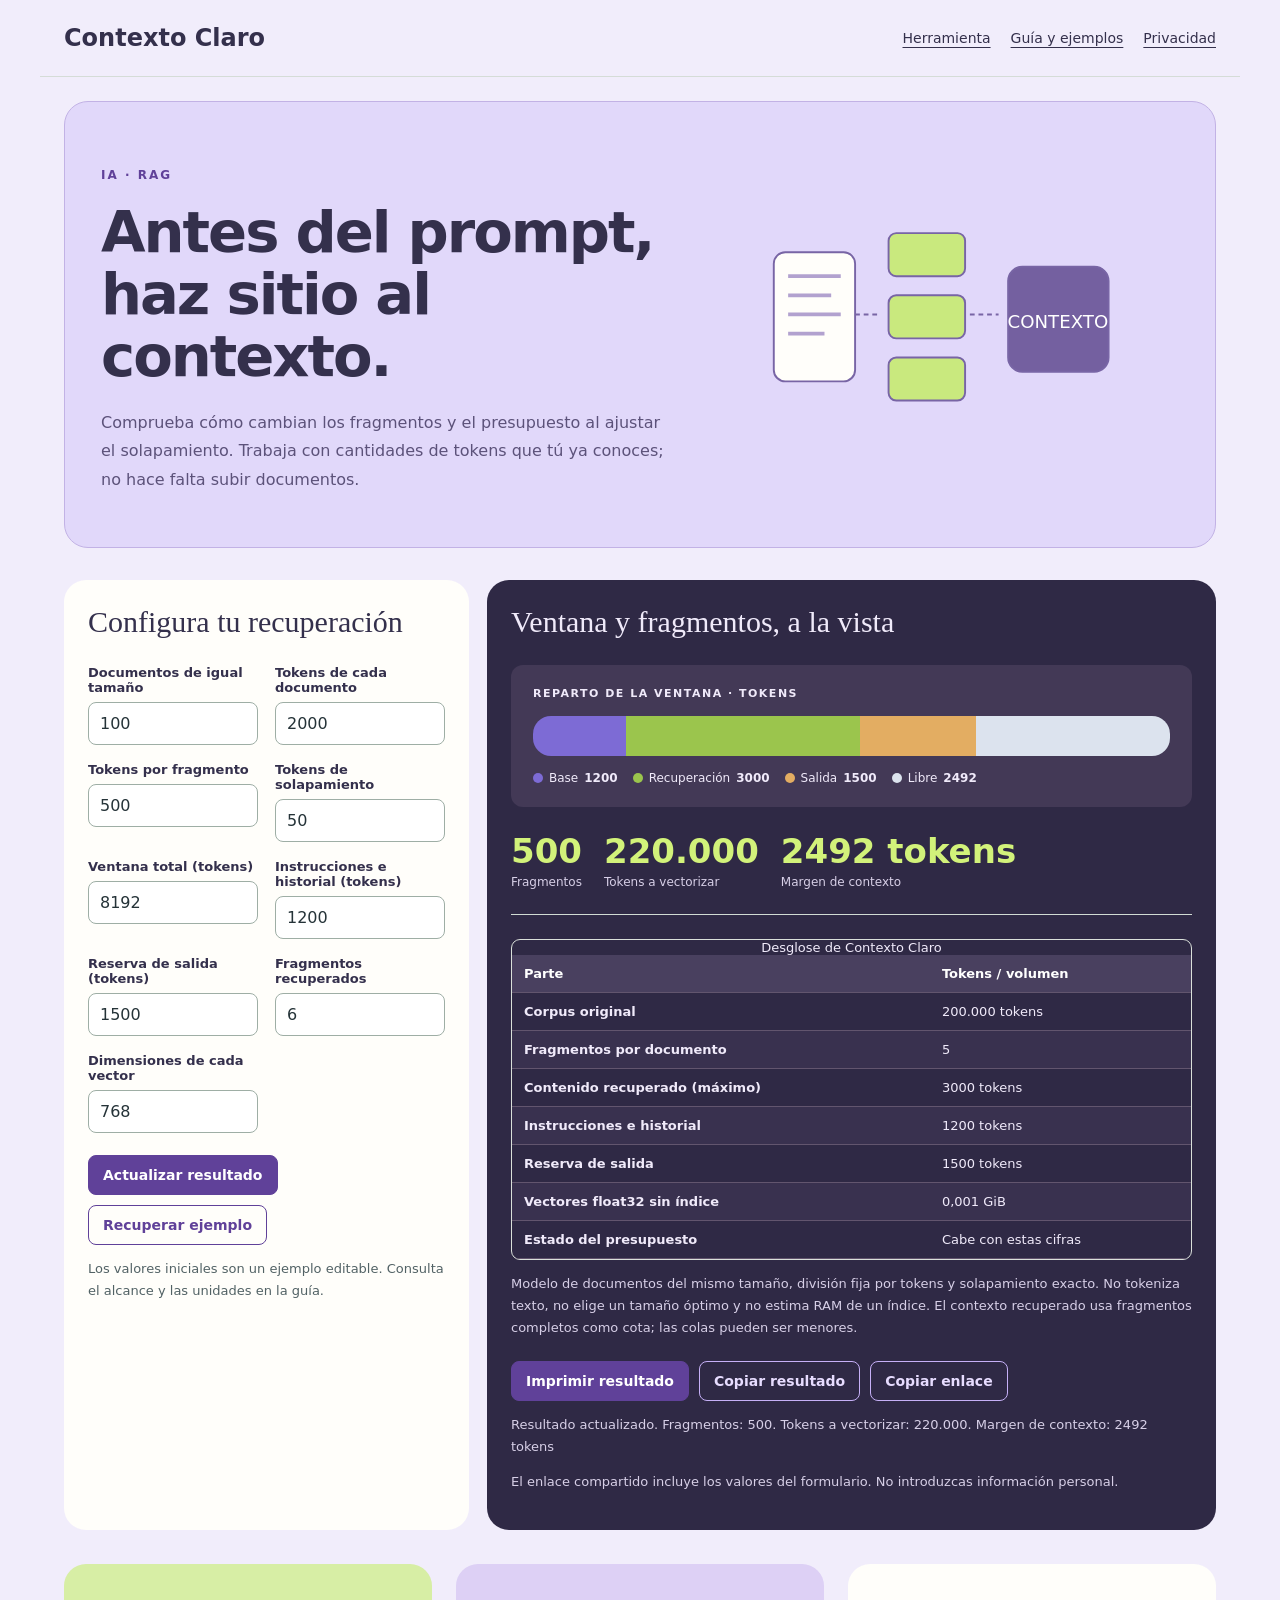
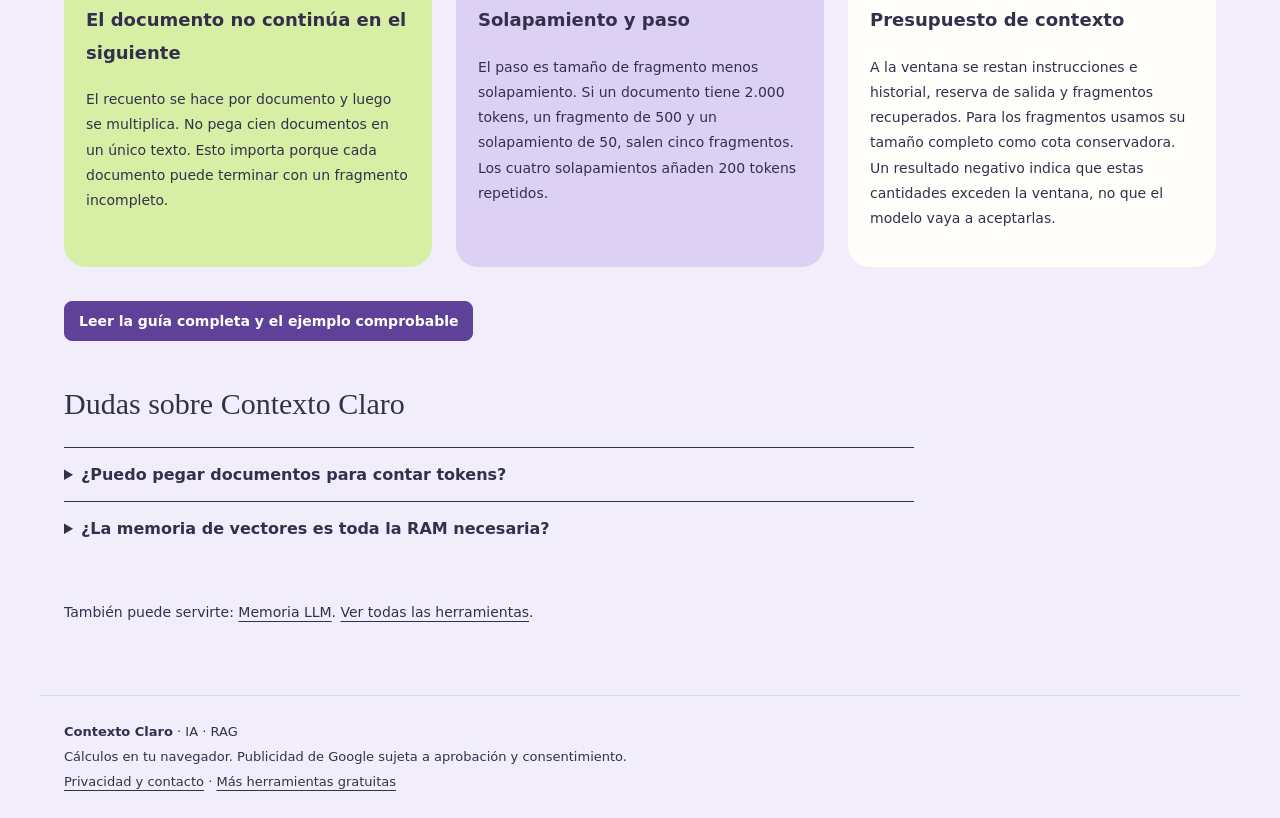
<file: index.html>
<!doctype html><html lang="es"><head><meta charset="utf-8"><meta name="viewport" content="width=device-width,initial-scale=1"><meta name="theme-color" content="#604199"><title>Calculadora RAG de fragmentos, solapamiento y contexto | Contexto Claro</title><meta name="description" content="Desglosa fragmentos RAG, tokens repetidos, vectores brutos y presupuesto de contexto. Parámetros explícitos, sin enviar documentos ni llamar a una IA."><link rel="canonical" href="https://ilga25.github.io/contexto-claro/"><link rel="icon" href="favicon.svg?v=20261021-identidad2" type="image/svg+xml"><link rel="stylesheet" href="style.css?v=20261021-identidad2"><style>:root{--accent:#604199}</style><script async src="https://pagead2.googlesyndication.com/pagead/js/adsbygoogle.js?client=ca-pub-2632653491273997" crossorigin="anonymous"></script><script src="privacy-options.js?v=20261021-identidad2" defer></script><script src="math.js?v=20261021-identidad2" defer></script><script src="app.js?v=20261021-identidad2" defer></script><script id="tool-config" type="application/json">{"slug": "contexto-claro", "name": "Contexto Claro", "kind": "rag", "category": "IA · RAG", "color": "#604199", "title": "Calculadora RAG de fragmentos, solapamiento y contexto", "description": "Desglosa fragmentos RAG, tokens repetidos, vectores brutos y presupuesto de contexto. Parámetros explícitos, sin enviar documentos ni llamar a una IA.", "hero": "Antes del prompt, haz sitio al contexto.", "intro": "Comprueba cómo cambian los fragmentos y el presupuesto al ajustar el solapamiento. Trabaja con cantidades de tokens que tú ya conoces; no hace falta subir documentos.", "fields": [["documents", "Documentos de igual tamaño", 100, 1, 1000000, 1], ["tokens", "Tokens de cada documento", 2000, 1, 10000000, 1], ["chunk", "Tokens por fragmento", 500, 1, 100000, 1], ["overlap", "Tokens de solapamiento", 50, 0, 99999, 1], ["window", "Ventana total (tokens)", 8192, 1, 10000000, 1], ["fixed", "Instrucciones e historial (tokens)", 1200, 0, 10000000, 1], ["output", "Reserva de salida (tokens)", 1500, 0, 10000000, 1], ["topk", "Fragmentos recuperados", 6, 0, 10000, 1], ["dim", "Dimensiones de cada vector", 768, 1, 65536, 1]], "guide": [["El documento no continúa en el siguiente", "El recuento se hace por documento y luego se multiplica. No pega cien documentos en un único texto. Esto importa porque cada documento puede terminar con un fragmento incompleto."], ["Solapamiento y paso", "El paso es tamaño de fragmento menos solapamiento. Si un documento tiene 2.000 tokens, un fragmento de 500 y un solapamiento de 50, salen cinco fragmentos. Los cuatro solapamientos añaden 200 tokens repetidos."], ["Presupuesto de contexto", "A la ventana se restan instrucciones e historial, reserva de salida y fragmentos recuperados. Para los fragmentos usamos su tamaño completo como cota conservadora. Un resultado negativo indica que estas cantidades exceden la ventana, no que el modelo vaya a aceptarlas."], ["Vectores no equivalen a memoria del servicio", "El volumen mostrado multiplica número de fragmentos, dimensión y cuatro bytes por componente float32. No incluye el índice, metadatos, copias, compresión, cachés o memoria del motor de búsqueda. Tampoco calcula costes."], ["Tokens reales, no palabras aproximadas", "Utiliza el recuento del tokenizador y modelo de tu sistema. No existe una equivalencia universal entre palabras y tokens. El cálculo no propone un tamaño óptimo ni comprueba la calidad de recuperación."], ["Ejemplo comprobable", "Cien documentos de 2.000 tokens con fragmentos de 500 y solapamiento de 50 generan 500 fragmentos y 220.000 tokens para vectorizar. Con top-k 6, el contenido recuperado reserva como máximo 3.000 tokens."]]}</script><script type="application/ld+json">{"@context": "https://schema.org", "@type": "WebApplication", "name": "Contexto Claro", "url": "https://ilga25.github.io/contexto-claro/", "description": "Desglosa fragmentos RAG, tokens repetidos, vectores brutos y presupuesto de contexto. Parámetros explícitos, sin enviar documentos ni llamar a una IA.", "inLanguage": "es", "operatingSystem": "Any", "applicationCategory": "UtilitiesApplication", "offers": {"@type": "Offer", "price": "0", "priceCurrency": "EUR"}}</script><meta property="og:type" content="website"><meta property="og:locale" content="es_ES"><meta property="og:url" content="https://ilga25.github.io/contexto-claro/"><meta property="og:title" content="Calculadora RAG de fragmentos, solapamiento y contexto | Contexto Claro"><meta name="twitter:card" content="summary"><meta property="og:description" content="Desglosa fragmentos RAG, tokens repetidos, vectores brutos y presupuesto de contexto. Parámetros explícitos, sin enviar documentos ni llamar a una IA."></head><body class="theme-rag"><a href="#main" class="skip">Saltar al contenido</a><header><a href="./">Contexto Claro</a><nav aria-label="Principal"><a href="./">Herramienta</a><a href="guia.html">Guía y ejemplos</a><a href="privacidad.html">Privacidad</a></nav></header><main id="main"><section class="hero"><div class="hero-copy"><p class="eyebrow">IA · RAG</p><h1>Antes del prompt, haz sitio al contexto.</h1><p class="intro">Comprueba cómo cambian los fragmentos y el presupuesto al ajustar el solapamiento. Trabaja con cantidades de tokens que tú ya conoces; no hace falta subir documentos.</p></div><div class="brand-art" aria-hidden="true"><svg viewBox="0 0 400 230"><g stroke="#7865a5" stroke-width="2"><rect x="25" y="40" width="85" height="135" rx="12" fill="#fffefa"/><rect x="145" y="20" width="80" height="45" rx="8" fill="#c9e97e"/><rect x="145" y="85" width="80" height="45" rx="8" fill="#c9e97e"/><rect x="145" y="150" width="80" height="45" rx="8" fill="#c9e97e"/><rect x="270" y="55" width="105" height="110" rx="15" fill="#7460a0"/><path d="M110 105h25M230 105h30" stroke-dasharray="5 4"/></g><path d="M40 65h55M40 85h45M40 105h55M40 125h38" stroke="#b2a2cf" stroke-width="4"/><text x="322" y="119" fill="white" text-anchor="middle" font-size="19">CONTEXTO</text></svg></div></section><div class="workspace"><section class="panel inputs"><h2>Configura tu recuperación</h2><form id="form"><div class="fields"><label class="field">Documentos de igual tamaño<input id="documents" type="number" min="1" max="1000000" step="1" value="100" required></label><label class="field">Tokens de cada documento<input id="tokens" type="number" min="1" max="10000000" step="1" value="2000" required></label><label class="field">Tokens por fragmento<input id="chunk" type="number" min="1" max="100000" step="1" value="500" required></label><label class="field">Tokens de solapamiento<input id="overlap" type="number" min="0" max="99999" step="1" value="50" required></label><label class="field">Ventana total (tokens)<input id="window" type="number" min="1" max="10000000" step="1" value="8192" required></label><label class="field">Instrucciones e historial (tokens)<input id="fixed" type="number" min="0" max="10000000" step="1" value="1200" required></label><label class="field">Reserva de salida (tokens)<input id="output" type="number" min="0" max="10000000" step="1" value="1500" required></label><label class="field">Fragmentos recuperados<input id="topk" type="number" min="0" max="10000" step="1" value="6" required></label><label class="field">Dimensiones de cada vector<input id="dim" type="number" min="1" max="65536" step="1" value="768" required></label></div><div class="actions"><button type="submit">Actualizar resultado</button><button id="reset" class="secondary" type="button">Recuperar ejemplo</button></div></form><p class="small">Los valores iniciales son un ejemplo editable. Consulta el alcance y las unidades en la guía.</p></section><section class="panel output"><h2>Ventana y fragmentos, a la vista</h2><noscript>Activa JavaScript para utilizar la herramienta. La guía se puede consultar sin JavaScript.</noscript><p id="error" role="alert" hidden></p><div id="result"><div id="feature-viz"></div><div id="metrics" class="metrics"></div><div class="table-wrap"><table><caption>Desglose de Contexto Claro</caption><thead><tr id="head-row"></tr></thead><tbody id="body-rows"></tbody></table></div><p id="note" class="small"></p></div><div class="actions"><button id="print" type="button">Imprimir resultado</button><button id="copy" type="button" class="secondary">Copiar resultado</button><button id="share" type="button" class="secondary">Copiar enlace</button></div><p id="feedback" role="status" class="small"></p><textarea id="copy-field" aria-label="Contenido para copiar" readonly hidden></textarea><p id="status" role="status" class="small"></p><p class="small share-note">El enlace compartido incluye los valores del formulario. No introduzcas información personal.</p></section></div><section class="cards"><article><h3>El documento no continúa en el siguiente</h3><p>El recuento se hace por documento y luego se multiplica. No pega cien documentos en un único texto. Esto importa porque cada documento puede terminar con un fragmento incompleto.</p></article><article><h3>Solapamiento y paso</h3><p>El paso es tamaño de fragmento menos solapamiento. Si un documento tiene 2.000 tokens, un fragmento de 500 y un solapamiento de 50, salen cinco fragmentos. Los cuatro solapamientos añaden 200 tokens repetidos.</p></article><article><h3>Presupuesto de contexto</h3><p>A la ventana se restan instrucciones e historial, reserva de salida y fragmentos recuperados. Para los fragmentos usamos su tamaño completo como cota conservadora. Un resultado negativo indica que estas cantidades exceden la ventana, no que el modelo vaya a aceptarlas.</p></article></section><p class="guide-link"><a class="button" href="guia.html">Leer la guía completa y el ejemplo comprobable</a></p><!-- EXTRA IDENTIDAD --><section class="faq-custom"><h2>Dudas sobre Contexto Claro</h2><details><summary>¿Puedo pegar documentos para contar tokens?</summary><p>Esta herramienta utiliza cantidades numéricas, no tokeniza documentos. Usa el tokenizador correspondiente a tu modelo.</p></details><details><summary>¿La memoria de vectores es toda la RAM necesaria?</summary><p>No. Se muestra el almacenamiento bruto float32, sin índice, metadatos, motor ni réplicas.</p></details></section><p class="related-tool">También puede servirte: <a href="https://ilga25.github.io/memoria-llm/">Memoria LLM</a>. <a href="https://ilga25.github.io/herramientas.html">Ver todas las herramientas</a>.</p><!-- FIN EXTRA IDENTIDAD --></main><footer><strong>Contexto Claro</strong> · IA · RAG<br>Cálculos en tu navegador. Publicidad de Google sujeta a aprobación y consentimiento.<br><a href="privacidad.html">Privacidad y contacto</a> · <a href="https://ilga25.github.io/herramientas.html">Más herramientas gratuitas</a><div><button type="button" id="privacy-options" class="secondary" hidden>Opciones de privacidad</button></div></footer></body></html>
</file>
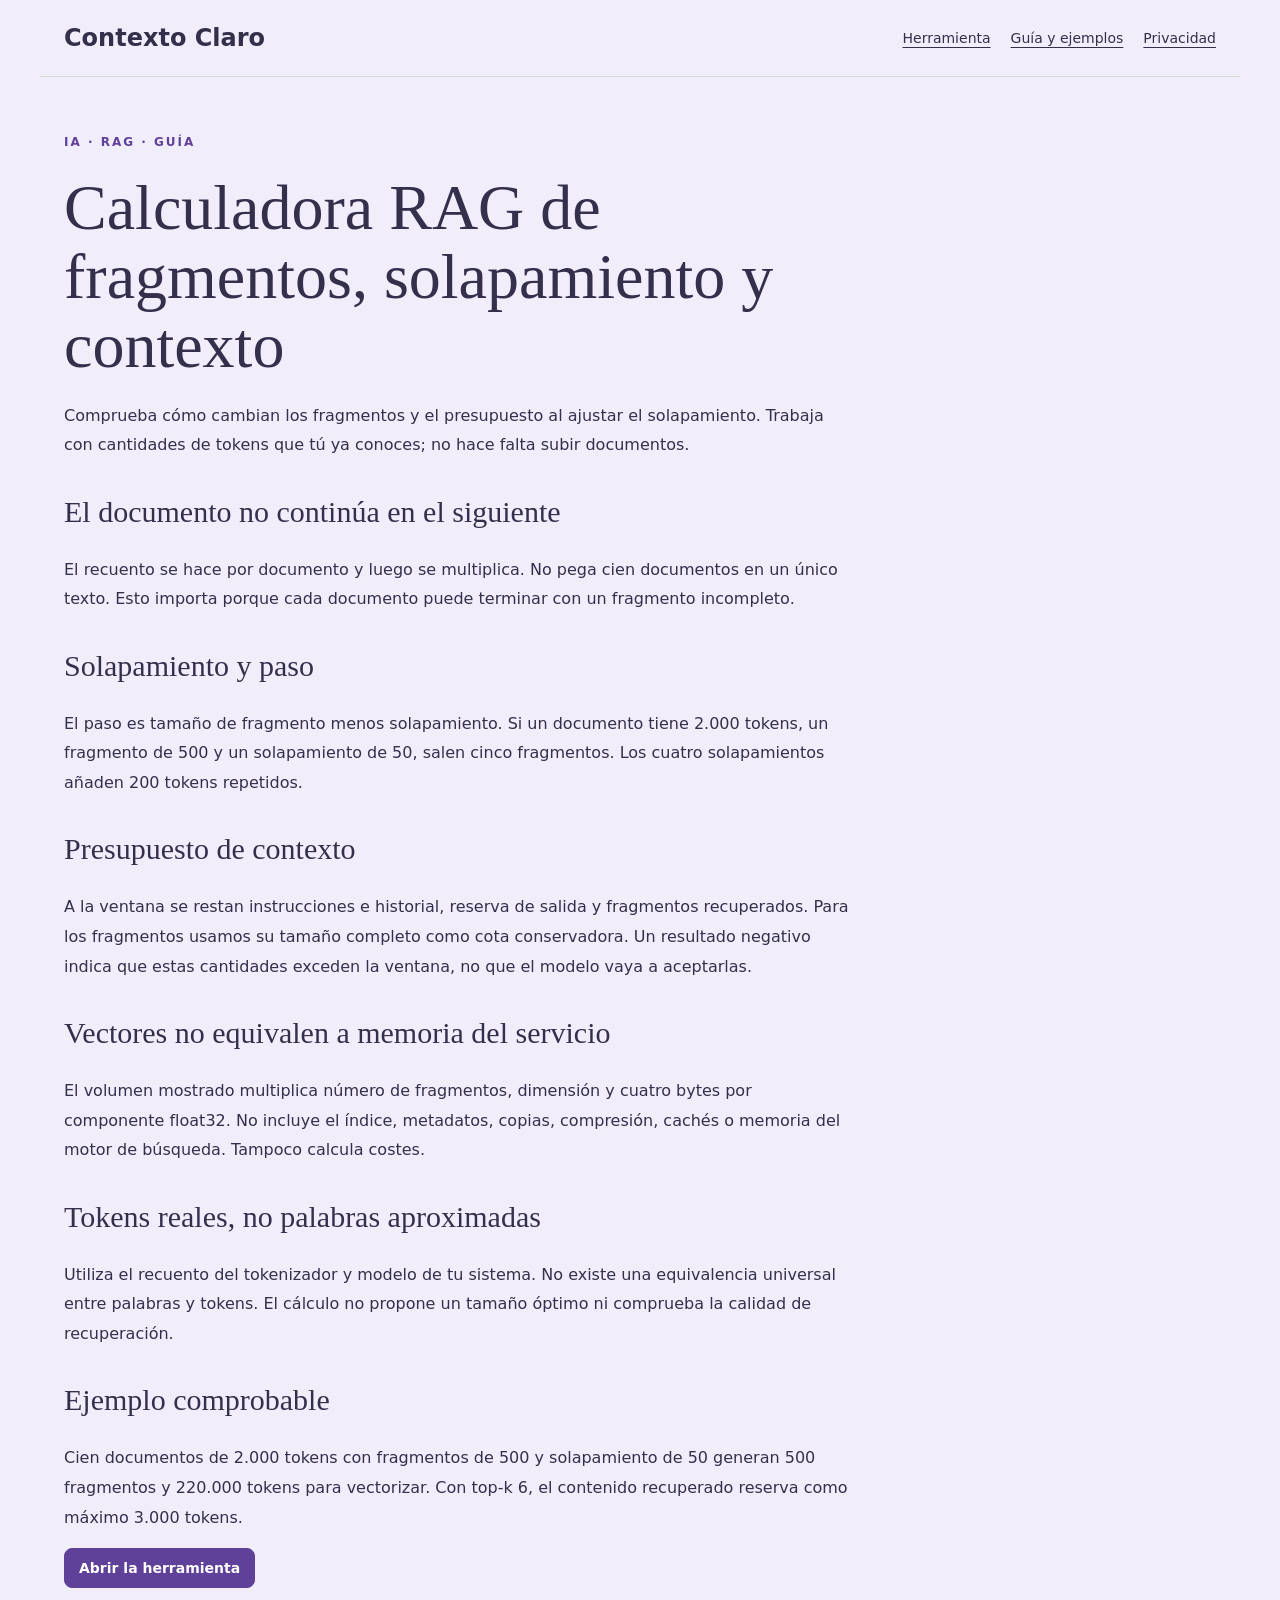
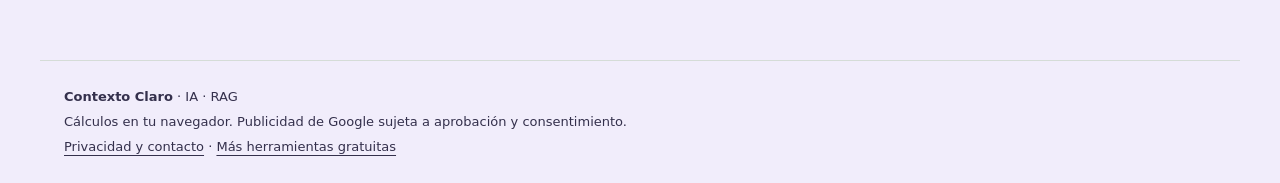
<file: guia.html>
<!doctype html><html lang="es"><head><meta charset="utf-8"><meta name="viewport" content="width=device-width,initial-scale=1"><meta name="theme-color" content="#604199"><title>Guía y ejemplo de Contexto Claro | Contexto Claro</title><meta name="description" content="Método, unidades, ejemplo resuelto y límites de Contexto Claro."><link rel="canonical" href="https://ilga25.github.io/contexto-claro/guia.html"><link rel="icon" href="favicon.svg?v=20261021-identidad2" type="image/svg+xml"><link rel="stylesheet" href="style.css?v=20261021-identidad2"><style>:root{--accent:#604199}</style><script async src="https://pagead2.googlesyndication.com/pagead/js/adsbygoogle.js?client=ca-pub-2632653491273997" crossorigin="anonymous"></script><script src="privacy-options.js?v=20261021-identidad2" defer></script><meta property="og:type" content="website"><meta property="og:locale" content="es_ES"><meta property="og:url" content="https://ilga25.github.io/contexto-claro/guia.html"><meta property="og:title" content="Guía y ejemplo de Contexto Claro | Contexto Claro"><meta name="twitter:card" content="summary"><meta property="og:description" content="Método, unidades, ejemplo resuelto y límites de Contexto Claro."></head><body class="theme-rag"><a href="#main" class="skip">Saltar al contenido</a><header><a href="./">Contexto Claro</a><nav aria-label="Principal"><a href="./">Herramienta</a><a href="guia.html">Guía y ejemplos</a><a href="privacidad.html">Privacidad</a></nav></header><main id="main"><article class="reading"><p class="eyebrow">IA · RAG · Guía</p><h1>Calculadora RAG de fragmentos, solapamiento y contexto</h1><p>Comprueba cómo cambian los fragmentos y el presupuesto al ajustar el solapamiento. Trabaja con cantidades de tokens que tú ya conoces; no hace falta subir documentos.</p><h2>El documento no continúa en el siguiente</h2><p>El recuento se hace por documento y luego se multiplica. No pega cien documentos en un único texto. Esto importa porque cada documento puede terminar con un fragmento incompleto.</p><h2>Solapamiento y paso</h2><p>El paso es tamaño de fragmento menos solapamiento. Si un documento tiene 2.000 tokens, un fragmento de 500 y un solapamiento de 50, salen cinco fragmentos. Los cuatro solapamientos añaden 200 tokens repetidos.</p><h2>Presupuesto de contexto</h2><p>A la ventana se restan instrucciones e historial, reserva de salida y fragmentos recuperados. Para los fragmentos usamos su tamaño completo como cota conservadora. Un resultado negativo indica que estas cantidades exceden la ventana, no que el modelo vaya a aceptarlas.</p><h2>Vectores no equivalen a memoria del servicio</h2><p>El volumen mostrado multiplica número de fragmentos, dimensión y cuatro bytes por componente float32. No incluye el índice, metadatos, copias, compresión, cachés o memoria del motor de búsqueda. Tampoco calcula costes.</p><h2>Tokens reales, no palabras aproximadas</h2><p>Utiliza el recuento del tokenizador y modelo de tu sistema. No existe una equivalencia universal entre palabras y tokens. El cálculo no propone un tamaño óptimo ni comprueba la calidad de recuperación.</p><h2>Ejemplo comprobable</h2><p>Cien documentos de 2.000 tokens con fragmentos de 500 y solapamiento de 50 generan 500 fragmentos y 220.000 tokens para vectorizar. Con top-k 6, el contenido recuperado reserva como máximo 3.000 tokens.</p><p><a class="button" href="./">Abrir la herramienta</a></p></article></main><footer><strong>Contexto Claro</strong> · IA · RAG<br>Cálculos en tu navegador. Publicidad de Google sujeta a aprobación y consentimiento.<br><a href="privacidad.html">Privacidad y contacto</a> · <a href="https://ilga25.github.io/herramientas.html">Más herramientas gratuitas</a><div><button type="button" id="privacy-options" class="secondary" hidden>Opciones de privacidad</button></div></footer></body></html>
</file>
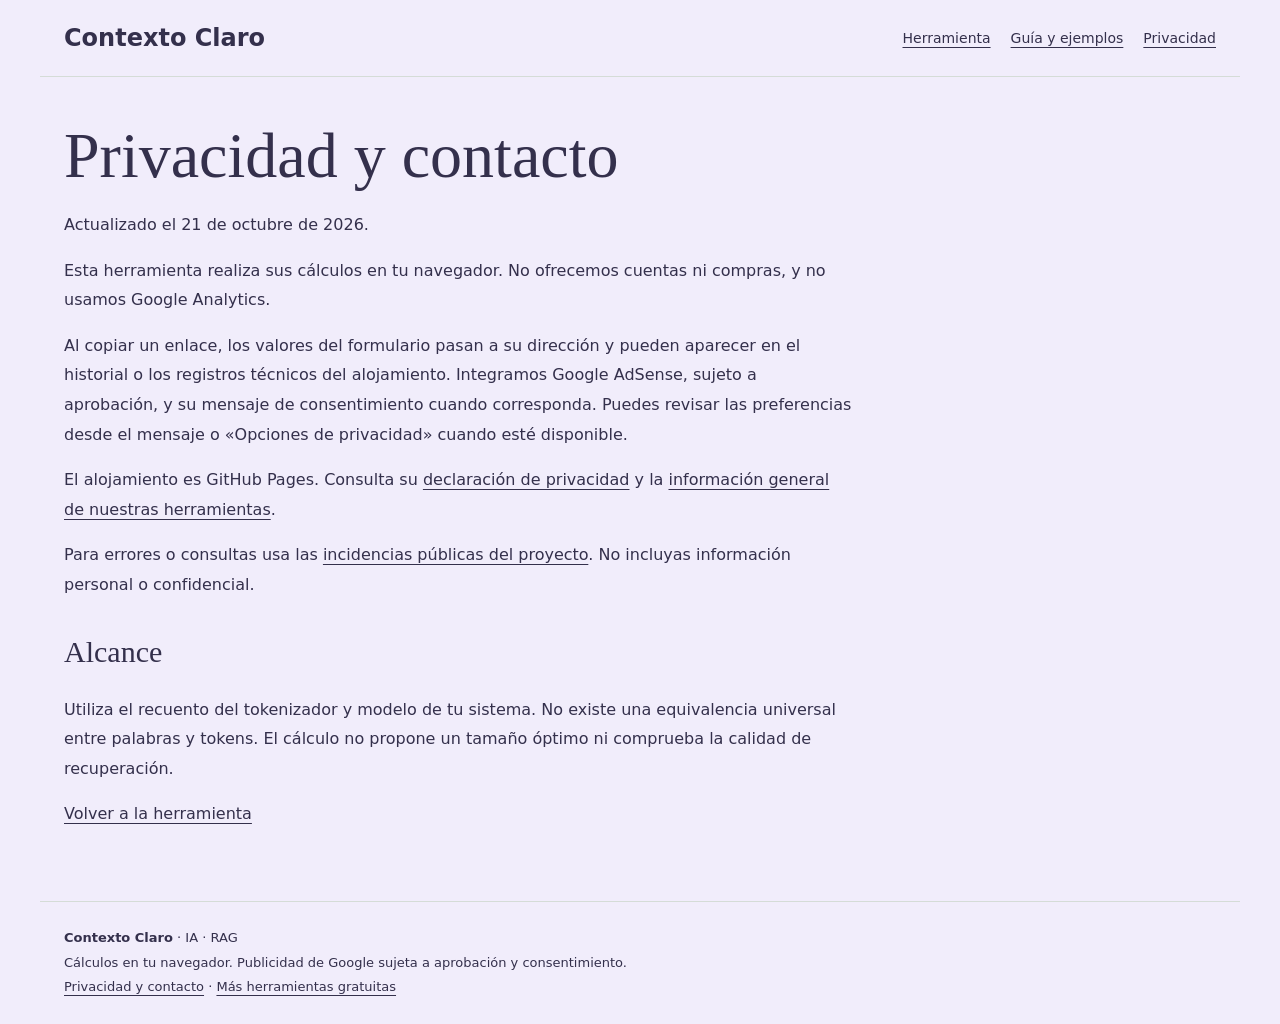
<file: privacidad.html>
<!doctype html><html lang="es"><head><meta charset="utf-8"><meta name="viewport" content="width=device-width,initial-scale=1"><meta name="theme-color" content="#604199"><title>Privacidad y contacto | Contexto Claro</title><meta name="description" content="Privacidad, alojamiento y contacto de Contexto Claro."><link rel="canonical" href="https://ilga25.github.io/contexto-claro/privacidad.html"><link rel="icon" href="favicon.svg?v=20261021-identidad2" type="image/svg+xml"><link rel="stylesheet" href="style.css?v=20261021-identidad2"><style>:root{--accent:#604199}</style><meta property="og:type" content="website"><meta property="og:locale" content="es_ES"><meta property="og:url" content="https://ilga25.github.io/contexto-claro/privacidad.html"><meta property="og:title" content="Privacidad y contacto | Contexto Claro"><meta name="twitter:card" content="summary"><meta property="og:description" content="Privacidad, alojamiento y contacto de Contexto Claro."></head><body class="theme-rag"><a href="#main" class="skip">Saltar al contenido</a><header><a href="./">Contexto Claro</a><nav aria-label="Principal"><a href="./">Herramienta</a><a href="guia.html">Guía y ejemplos</a><a href="privacidad.html">Privacidad</a></nav></header><main id="main"><article class="reading"><h1>Privacidad y contacto</h1><p>Actualizado el 21 de octubre de 2026.</p><p>Esta herramienta realiza sus cálculos en tu navegador. No ofrecemos cuentas ni compras, y no usamos Google Analytics.</p><p>Al copiar un enlace, los valores del formulario pasan a su dirección y pueden aparecer en el historial o los registros técnicos del alojamiento. Integramos Google AdSense, sujeto a aprobación, y su mensaje de consentimiento cuando corresponda. Puedes revisar las preferencias desde el mensaje o «Opciones de privacidad» cuando esté disponible.</p><p>El alojamiento es GitHub Pages. Consulta su <a href="https://docs.github.com/site-policy/privacy-policies/github-general-privacy-statement">declaración de privacidad</a> y la <a href="https://ilga25.github.io/privacidad-herramientas.html">información general de nuestras herramientas</a>.</p><p>Para errores o consultas usa las <a href="https://github.com/ilga25/contexto-claro/issues">incidencias públicas del proyecto</a>. No incluyas información personal o confidencial.</p><h2>Alcance</h2><p>Utiliza el recuento del tokenizador y modelo de tu sistema. No existe una equivalencia universal entre palabras y tokens. El cálculo no propone un tamaño óptimo ni comprueba la calidad de recuperación.</p><p><a href="./">Volver a la herramienta</a></p></article></main><footer><strong>Contexto Claro</strong> · IA · RAG<br>Cálculos en tu navegador. Publicidad de Google sujeta a aprobación y consentimiento.<br><a href="privacidad.html">Privacidad y contacto</a> · <a href="https://ilga25.github.io/herramientas.html">Más herramientas gratuitas</a></footer></body></html>
</file>
<file: style.css>
:root{font-family:system-ui,sans-serif;color:#253338;background:#f3f4ef;font-synthesis:none;--accent:#155e63}*{box-sizing:border-box}body{margin:0}a{color:inherit;text-underline-offset:4px}header,main,footer{max-width:1200px;margin:auto;padding:24px}header{display:flex;justify-content:space-between;align-items:center;gap:20px;border-bottom:1px solid #d5dcd7}header>a{font:700 24px Georgia,serif;text-decoration:none}nav{display:flex;flex-wrap:wrap;gap:20px;font-size:14px}.eyebrow{text-transform:uppercase;letter-spacing:2px;font-size:12px;color:var(--accent);font-weight:750;margin-top:30px}h1{font:clamp(40px,5vw,65px)/1.08 Georgia,serif;font-weight:400;max-width:900px;margin:20px 0}h2{font:30px/1.2 Georgia,serif}h3{font-size:18px}.intro{max-width:760px;line-height:1.8;color:#526265}.hero{position:relative;padding-right:70px}.badge{position:absolute;right:10px;top:15px;width:50px;height:50px;border:2px solid var(--accent);color:var(--accent);border-radius:50%;display:grid;place-items:center;font:24px Georgia,serif}.workspace{display:grid;grid-template-columns:minmax(300px,.75fr) minmax(430px,1.35fr);gap:24px;margin:32px 0}.panel{min-width:0;background:#fffefa;border:1px solid #d1dbd4;border-radius:16px;padding:24px}.panel h2{margin-top:0}.fields{display:grid;grid-template-columns:1fr 1fr;gap:17px}.field{font-size:13px;font-weight:650;display:block}.field input,.field select,.field textarea{display:block;width:100%;min-width:0;margin:7px 0 0;border:1px solid #9eaea5;border-radius:8px;background:white;font:16px system-ui;color:#253338;padding:11px}.field textarea{min-height:240px;resize:vertical;font:14px/1.6 ui-monospace,monospace}.text-field{grid-column:1/-1}input:focus,textarea:focus,button:focus-visible{outline:3px solid color-mix(in srgb,var(--accent) 35%,white);outline-offset:2px}.actions{display:flex;gap:10px;flex-wrap:wrap;margin-top:22px}button,.button{border:1px solid var(--accent);border-radius:8px;background:var(--accent);color:white;padding:11px 14px;font:600 14px system-ui;cursor:pointer;text-decoration:none;display:inline-block}button.secondary{background:transparent;color:var(--accent)}button:disabled{opacity:.45;cursor:default}.small{font-size:13px;line-height:1.7;color:#526265}.metrics{display:flex;flex-wrap:wrap;gap:22px;padding:0 0 24px;border-bottom:1px solid #d1dbd4;margin-bottom:24px}.metrics div{max-width:100%}.metrics strong{display:block;font:30px Georgia,serif;overflow-wrap:anywhere}.metrics span{font-size:12px;color:#526265}.table-wrap{overflow:auto;max-height:680px;border:1px solid #dae0da;border-radius:9px}table{border-collapse:collapse;width:100%;font-size:13px}th,td{border-bottom:1px solid #e0e6e0;padding:11px 12px;text-align:left;vertical-align:top}thead{background:#eef1e9;position:sticky;top:0}tbody th{font-weight:600}tbody tr:nth-child(even){background:#f8f9f4}td{white-space:pre-wrap;overflow-wrap:anywhere;max-width:500px}#error{background:#fbece3;color:#833e20;border-left:4px solid #af5b32;padding:18px;line-height:1.6}#copy-field{width:100%;min-height:100px;font:13px monospace}.reading{max-width:790px;line-height:1.85}.reading h2{margin-top:34px}.cards{display:grid;grid-template-columns:repeat(3,1fr);gap:24px;margin:34px 0}.cards article{border-top:2px solid var(--accent);padding-top:10px;font-size:14px;line-height:1.8}footer{border-top:1px solid #d5dcd7;margin-top:32px;font-size:13px;line-height:1.9}.skip{position:absolute;top:-100px}.skip:focus{top:10px;background:white;padding:14px;z-index:10}[hidden]{display:none!important}.prompt-tool .workspace{grid-template-columns:1fr}.prompt-tool .fields{grid-template-columns:1fr 1fr}.prompt-tool .text-field{grid-column:auto}.prompt-tool .table-wrap td:last-child{min-width:280px;max-width:750px;font-family:ui-monospace,monospace}.prompt-tool .table-wrap{max-height:800px}@media(max-width:850px){.workspace{grid-template-columns:1fr}.cards{grid-template-columns:1fr}.prompt-tool .fields{grid-template-columns:1fr}.hero{padding-right:0}.badge{display:none}header{align-items:flex-start;flex-direction:column}h1{font-size:43px}}@media(max-width:420px){header,main,footer{padding:18px}.panel{padding:17px}.fields{grid-template-columns:1fr}nav{gap:14px}}@media print{body{background:white}header,footer,.hero,.inputs,.actions,.small.share-note,.cards,#feedback,#copy-field,.guide-link{display:none}.workspace{display:block}.panel{border:0;padding:0}.table-wrap{max-height:none;overflow:visible;border:0}thead{position:static}tr{break-inside:avoid}table{font-size:10px}main{padding:0}.metrics strong{font-size:24px}}




/* IDENTIDAD PROPIA 2026-10-21 */

.hero-copy{min-width:0}.brand-art{min-width:0;align-self:center}.brand-art svg{display:block;width:100%;height:220px}.feature-strip{display:flex;flex-wrap:wrap;gap:12px;padding:20px 0;margin:16px 0 26px;border-block:1px solid currentColor}.feature-strip span{font-size:12px;font-weight:700;letter-spacing:.8px}.feature-strip a{color:inherit}#feature-viz{margin:0 0 24px;padding:22px;background:color-mix(in srgb,var(--accent) 7%,transparent);border-radius:12px}.viz-title{font-size:11px;font-weight:800;letter-spacing:1.5px;margin:0 0 16px}.viz-caption{font-size:12px;line-height:1.7}.stack{display:flex;height:35px;overflow:hidden;border:1px solid currentColor;border-radius:6px}.stack i{display:block;min-width:0}.viz-key{display:flex;gap:15px;flex-wrap:wrap;margin-top:15px;font-size:12px}.viz-key span{display:flex;align-items:center;gap:6px}.viz-key i{width:10px;height:10px;border-radius:50%}.round-path{display:flex;flex-wrap:wrap;gap:10px}.round-path span{display:flex;flex-direction:column;padding:14px;border:1px solid currentColor;font-size:12px}.round-path b{font-size:23px}.pool-lanes{display:grid;grid-template-columns:repeat(4,1fr);gap:5px;background:#1f9fb3;padding:12px;border:4px solid #91dce4}.pool-lanes span{display:flex;justify-content:space-between;padding:9px 5px;border-bottom:2px dashed #d8f4f1;font-size:12px;color:white;gap:6px}.pool-lanes em{font-style:normal}.minute-bars{display:grid;gap:8px}.minute-bars>div,.chance-bars>div{display:grid;grid-template-columns:35px 1fr 55px;align-items:center;gap:9px;font-size:12px}.minute-bars i,.chance-bars i{height:15px;background:linear-gradient(to right,var(--accent) var(--fill),#8a9a9c20 var(--fill));border-radius:3px}.chance-bars{display:grid;gap:12px}.chance-bars>div{grid-template-columns:28px 1fr 75px}.editor-legend{display:flex;gap:18px;font:12px ui-monospace,monospace;flex-wrap:wrap}.faq-custom{margin:45px 0;max-width:850px}.faq-custom details{padding:17px 0;border-top:1px solid currentColor}.faq-custom summary{font-weight:700;cursor:pointer}.faq-custom p{font-size:14px;line-height:1.8}.related-tool{font-size:14px;line-height:1.8;margin-top:25px}#feature-viz svg{width:100%;max-height:340px;display:block}header a,button{transition:transform .16s ease,background .16s ease}button:hover{transform:translateY(-1px)}@media(prefers-reduced-motion:reduce){*{transition:none!important;scroll-behavior:auto!important}}@media(max-width:800px){.hero{grid-template-columns:1fr!important;padding:24px!important}.brand-art svg{height:150px}.fields{grid-template-columns:1fr 1fr!important}.workspace{grid-template-columns:1fr!important}.inputs,.output{order:initial!important}.metrics{gap:18px}.hero h1{font-size:40px!important;letter-spacing:-1px!important}.pool-lanes{grid-template-columns:repeat(2,1fr)}.feature-strip{gap:10px}header{position:static!important}}@media(max-width:430px){.fields{grid-template-columns:1fr!important}.hero h1{font-size:35px!important}.hero{padding:20px!important}.panel{padding:18px!important}nav{gap:12px!important}}@media print{.brand-art,.feature-strip,.faq-custom,.related-tool{display:none!important}#feature-viz{break-inside:avoid;color:black!important;background:white!important}.stack{height:18px}body,.panel,.output,.inputs{background:white!important;color:black!important}.small,.viz-caption,.viz-title{color:black!important}}

@media(max-width:800px){.cards{grid-template-columns:1fr!important}.cards article{min-width:0;overflow-wrap:anywhere}.reading{max-width:100%}nav{flex-wrap:wrap!important}}

body{background:#f1edfb;color:#34304c;font-family:system-ui,sans-serif}header>a{font:750 24px system-ui}.hero{display:grid;grid-template-columns:1.2fr 1fr;gap:30px;padding:36px;border-radius:24px;background:#e1d8fa;border:1px solid #c2b2e5}.hero h1{font:750 clamp(40px,4.5vw,60px)/1.08 system-ui;letter-spacing:-2px}.hero .intro{color:#5c527a}.workspace{gap:18px}.panel{border:0;border-radius:22px}.inputs{background:#fffefa}.output{background:#2f2945;color:#f0eafa}.output .small,.output .metrics span{color:#d7cfe7}.metrics strong{color:#d2f27a;font:700 34px system-ui}.output thead{background:#49405f;color:white}.output tbody tr:nth-child(even){background:#39314f}.output th,.output td{border-color:#62556e}.output button.secondary{color:#e7dcff;border-color:#c6b0f7}.cards article{background:#d7eea5;border:0;padding:22px;border-radius:22px}.cards article:nth-child(2){background:#ddd0f5}.cards article:nth-child(3){background:#fffefa}#feature-viz{background:#433956}.stack{border:0;border-radius:18px;height:40px}
@media print{thead,tbody tr:nth-child(even),th,td{background:white!important;color:black!important}.atelier-note,.workshop-strip,.gallery-note,.blueprint-note,#feature-viz{display:none!important}}
</file>
